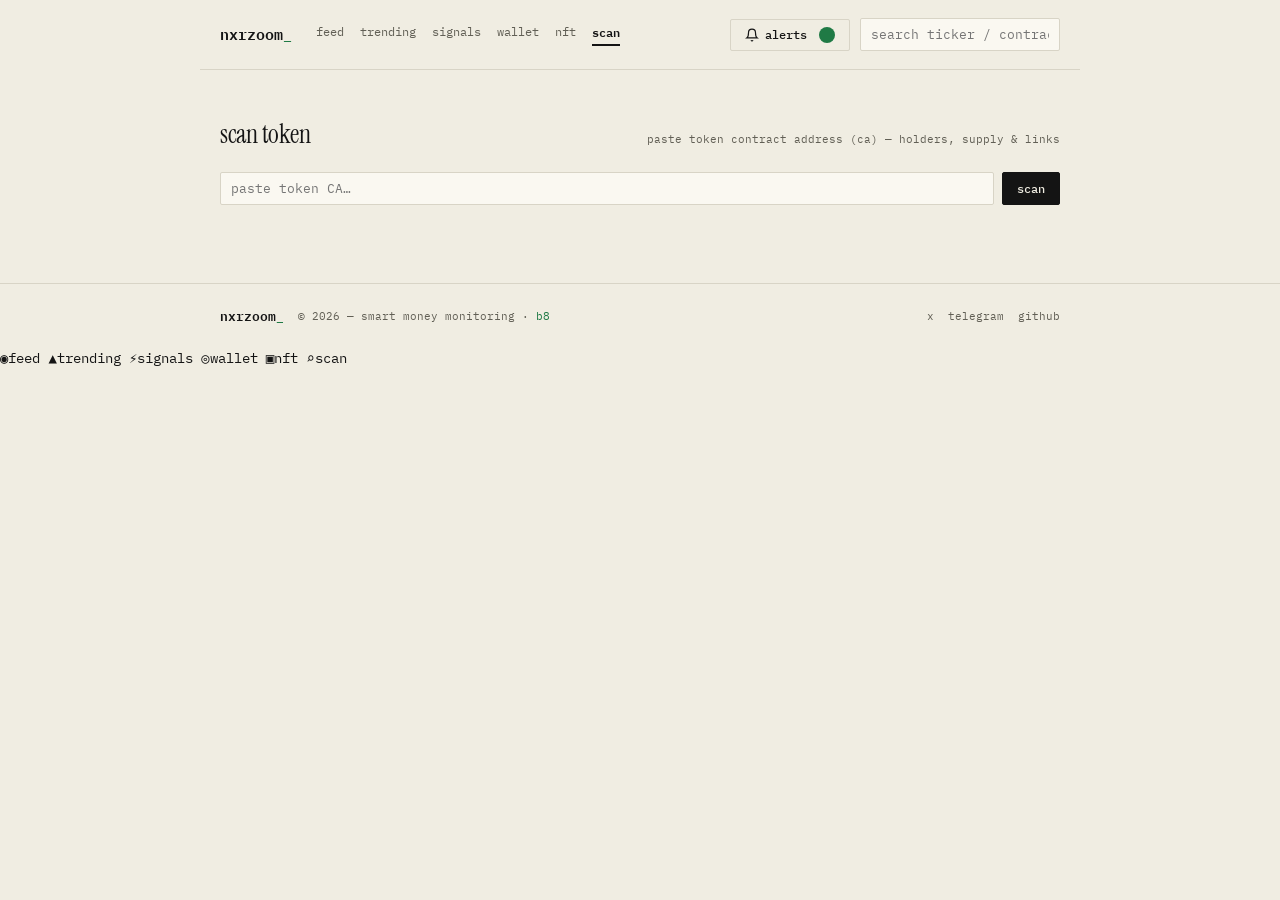
<file: scan.html>
<!DOCTYPE html>
<html lang="en">
<head>
<meta charset="UTF-8">
<meta http-equiv="Cache-Control" content="no-store">
<meta name="viewport" content="width=device-width, initial-scale=1.0">
<title>scan — nxrzoom_</title>
<link rel="preconnect" href="https://fonts.googleapis.com">
<link rel="preconnect" href="https://fonts.gstatic.com" crossorigin>
<link href="https://fonts.googleapis.com/css2?family=IBM+Plex+Mono:wght@400;500;600&family=Instrument+Serif&display=swap" rel="stylesheet">
<link rel="stylesheet" href="/css/base.css?v=9">
<link rel="stylesheet" href="/css/components.css?v=9">
</head>
<body>

<header class="topbar">
  <a class="logo" href="/">nxrzoom<span class="cursor">_</span></a>
  <nav class="topnav">
    <a href="/">feed</a>
    <a href="/trending">trending</a>
    <a href="/signals">signals</a>
    <a href="/wallet">wallet</a>
    <a href="/nft">nft</a>
    <a href="/scan" class="active">scan</a>
  </nav>
  <div class="topbar-right">
    <button class="btn btn-ghost btn-bell" id="alertBtn" title="smart money alerts">
      <svg width="14" height="14" viewBox="0 0 24 24" fill="none" stroke="currentColor" stroke-width="2"><path d="M18 8A6 6 0 0 0 6 8c0 7-3 9-3 9h18s-3-2-3-9"/><path d="M13.73 21a2 2 0 0 1-3.46 0"/></svg>
      alerts<span class="badge" id="alertBadge" hidden></span>
    </button>
    <input id="searchInput" class="search" type="text" placeholder="search ticker / contract…" autocomplete="off">
  </div>
</header>

<main class="wrap">

  <section class="section" id="scan">
    <div class="sec-head">
      <h2 class="serif">scan token</h2>
      <p class="sec-sub">paste token contract address (ca) — holders, supply &amp; links</p>
    </div>
    <div class="scanbar">
      <input id="scanInput" type="text" placeholder="paste token CA…" autocomplete="off" spellcheck="false">
      <button class="btn btn-primary" id="scanGo">scan</button>
    </div>
    <div id="scanResult" class="scanresult" hidden></div>
  </section>

</main>

<footer class="footer">
  <div class="wrap foot-inner">
    <span class="foot-logo">nxrzoom<span class="cursor">_</span></span>
    <span class="foot-note">© 2026 — smart money monitoring · <span class="green">b8</span></span>
    <nav class="foot-links">
      <a href="https://x.com/Nxrskyaa" target="_blank" rel="noopener">x</a>
      <a href="https://t.me/Nxrskyaa" target="_blank" rel="noopener">telegram</a>
      <a href="https://github.com/Nxrskyaa/NxrZoom" target="_blank" rel="noopener">github</a>
    </nav>
  </div>
</footer>

<script src="/js/features.js?v=10"></script>
<nav class="tabbar">
    <a href="/"><span class="ticon">◉</span>feed</a>
    <a href="/trending"><span class="ticon">▲</span>trending</a>
    <a href="/signals"><span class="ticon">⚡</span>signals</a>
    <a href="/wallet"><span class="ticon">◎</span>wallet</a>
    <a href="/nft"><span class="ticon">▣</span>nft</a>
    <a href="/scan" class="active"><span class="ticon">⌕</span>scan</a>
  </nav>

</body>
</html>
</file>
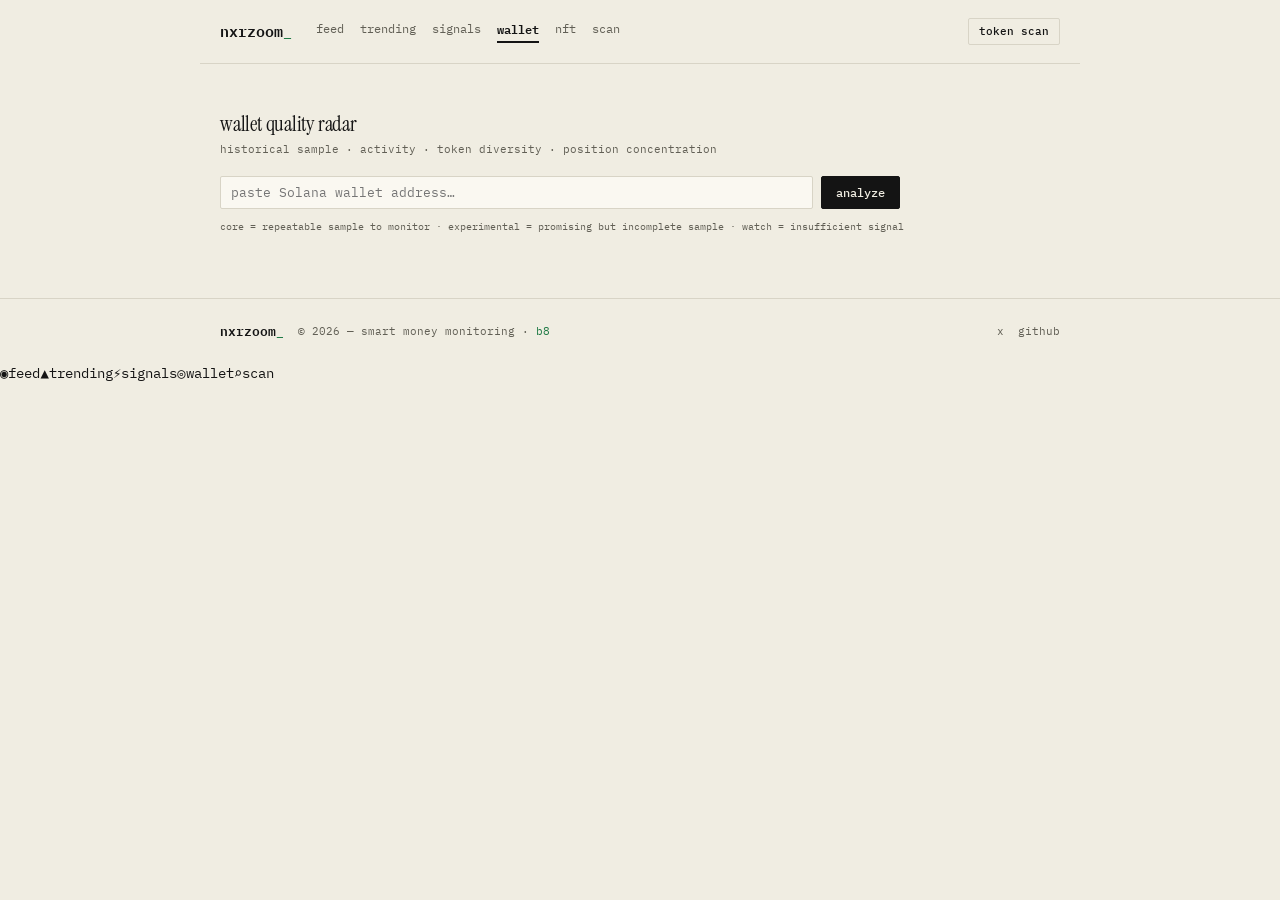
<file: wallet.html>
<!DOCTYPE html>
<html lang="en">
<head>
<meta charset="UTF-8"><meta http-equiv="Cache-Control" content="no-store"><meta name="viewport" content="width=device-width, initial-scale=1.0">
<title>wallet radar — nxrzoom_</title>
<link rel="preconnect" href="https://fonts.googleapis.com"><link rel="preconnect" href="https://fonts.gstatic.com" crossorigin>
<link href="https://fonts.googleapis.com/css2?family=IBM+Plex+Mono:wght@400;500;600&family=Instrument+Serif&display=swap" rel="stylesheet">
<link rel="stylesheet" href="/css/base.css?v=10"><link rel="stylesheet" href="/css/components.css?v=10">
</head><body>
<header class="topbar"><a class="logo" href="/">nxrzoom<span class="cursor">_</span></a><nav class="topnav"><a href="/">feed</a><a href="/trending">trending</a><a href="/signals">signals</a><a href="/wallet" class="active">wallet</a><a href="/nft">nft</a><a href="/scan">scan</a></nav><div class="topbar-right"><a class="btn btn-ghost btn-sm" href="/scan">token scan</a></div></header>
<main class="wrap"><section class="section wallet-page"><div class="sec-head"><div><h1 class="serif">wallet quality radar</h1><p class="sec-sub">historical sample · activity · token diversity · position concentration</p></div></div>
<div class="wallet-form"><input id="walletInput" type="text" placeholder="paste Solana wallet address…" autocomplete="off" spellcheck="false"><button class="btn btn-primary" id="walletGo">analyze</button></div>
<p class="wallet-note">core = repeatable sample to monitor · experimental = promising but incomplete sample · watch = insufficient signal</p>
<div id="walletResult" class="wallet-result" hidden></div></section></main>
<footer class="footer"><div class="wrap foot-inner"><span class="foot-logo">nxrzoom<span class="cursor">_</span></span><span class="foot-note">© 2026 — smart money monitoring · <span class="green">b8</span></span><nav class="foot-links"><a href="https://x.com/Nxrskyaa" target="_blank" rel="noopener">x</a><a href="https://github.com/Nxrskyaa/NxrZoom" target="_blank" rel="noopener">github</a></nav></div></footer>
<script src="/js/wallet.js?v=10"></script>
<nav class="tabbar"><a href="/"><span class="ticon">◉</span>feed</a><a href="/trending"><span class="ticon">▲</span>trending</a><a href="/signals"><span class="ticon">⚡</span>signals</a><a href="/wallet" class="active"><span class="ticon">◎</span>wallet</a><a href="/scan"><span class="ticon">⌕</span>scan</a></nav>
</body></html>
</file>
<file: css/base.css>
/* nxrzoom_ — base: cream paper, mono, hairlines */
:root{
  --paper:#f0ede2;
  --ink:#141414;
  --muted:#615f55;
  --faint:#8b887b;
  --line:#d8d4c6;
  --line-soft:#e3e0d3;
  --green:#1f7a45;
  --green-soft:#e4ecdf;
  --red:#b3402f;
  --red-soft:#f3e3de;
  --black:#141414;
}

*,*::before,*::after{box-sizing:border-box;margin:0;padding:0}
html{scroll-behavior:smooth}
body{
  font-family:'IBM Plex Mono',ui-monospace,SFMono-Regular,Menlo,monospace;
  background:var(--paper);
  color:var(--ink);
  line-height:1.55;
  -webkit-font-smoothing:antialiased;
  font-size:14px;
}
a{color:inherit;text-decoration:none}
button{font-family:inherit;cursor:pointer;border:none;background:none;color:inherit}
input{font-family:inherit;font-size:13px;background:#faf8f1;border:1px solid var(--line);color:var(--ink);border-radius:2px;outline:none;padding:7px 10px}
input:focus{border-color:var(--black);background:#fff}
ol,ul{list-style:none}

.serif{font-family:'Instrument Serif',Georgia,serif;font-weight:400;letter-spacing:-.01em}
.green{color:var(--green)}
.red{color:var(--red)}
.muted{color:var(--muted)}

.wrap{max-width:880px;margin:0 auto;padding:0 20px}

/* cursor blink logo */
.cursor{animation:blink 1.2s steps(1) infinite;color:var(--green)}
@keyframes blink{50%{opacity:0}}

/* ===== topbar ===== */
.topbar{
  display:flex;align-items:center;gap:24px;
  max-width:880px;margin:0 auto;padding:18px 20px;
  border-bottom:1px solid var(--line);
}
.logo{font-weight:600;font-size:15px}
.topnav{display:flex;gap:16px;flex-wrap:wrap}
.topnav a{font-size:12px;color:var(--muted)}
.topnav a:hover{color:var(--ink)}
.topnav a.active{color:var(--ink);font-weight:600;border-bottom:2px solid var(--black);padding-bottom:2px}
.topbar-right{margin-left:auto;display:flex;align-items:center;gap:10px}
.search{width:200px}

@media (max-width:720px){
  .topbar{flex-wrap:wrap;gap:10px;padding:12px 16px;border-bottom:none}
  .topnav{display:none}
  .topbar-right{width:100%;margin-left:0}
  .search{flex:1;width:auto}
  /* tighter hero on mobile — content first */
  .hero{padding:28px 0 24px}
  .hero-title{font-size:30px !important;line-height:1.15}
  .hero-sub{font-size:13px}

  /* bottom tab bar — native app style */
  .tabbar{
    position:fixed;left:0;right:0;bottom:0;z-index:99;
    display:flex;background:#faf8f1;
    border-top:1px solid var(--line);
    padding:6px 4px calc(6px + env(safe-area-inset-bottom));
  }
  .tabbar a{
    flex:1;text-align:center;font-size:10px;color:var(--muted);
    padding:6px 2px;text-decoration:none;
  }
  .tabbar a.active{color:var(--ink);font-weight:600}
  .tabbar a .ticon{display:block;font-size:16px;margin-bottom:2px}
  body{padding-bottom:64px}
}

/* buttons */
.btn{
  display:inline-flex;align-items:center;gap:6px;
  font-size:12px;font-weight:500;
  padding:7px 14px;border-radius:2px;
  border:1px solid var(--black);
  transition:transform .06s ease, box-shadow .06s ease;
}
.btn-primary{background:var(--black);color:var(--paper)}
.btn-primary:hover{box-shadow:3px 3px 0 rgba(20,20,20,.25);transform:translate(-1px,-1px)}
.btn-ghost{background:transparent;color:var(--ink);border-color:var(--line)}
.btn-ghost:hover{border-color:var(--black)}
.btn-sm{padding:4px 10px;font-size:11px}

/* ===== hero ===== */
.hero{padding:56px 0 40px;border-bottom:1px solid var(--line)}
.hero-kicker{font-size:11px;text-transform:lowercase;color:var(--muted);margin-bottom:14px}
.hero-title{
  font-family:'Instrument Serif',Georgia,serif;
  font-size:clamp(34px,6vw,52px);
  line-height:1.08;font-weight:400;letter-spacing:-.02em;
  margin-bottom:14px;
}
.hero-sub{font-size:12px;color:var(--muted)}

/* ===== stats strip ===== */
.stats{
  display:flex;flex-wrap:wrap;gap:28px;
  padding:18px 0;border-bottom:1px solid var(--line);
}
.stat{display:flex;flex-direction:column;gap:2px}
.stat-label{font-size:10px;text-transform:uppercase;letter-spacing:.08em;color:var(--faint)}
.stat-value{font-size:15px;font-weight:600}
.stat-live{margin-left:auto;flex-direction:row;align-items:center;gap:8px}
.livedot{width:7px;height:7px;border-radius:50%;background:var(--green);animation:pulse 2s infinite}
@keyframes pulse{50%{opacity:.35}}

/* ===== sections ===== */
.section{padding:44px 0 8px}
.sec-head{display:flex;align-items:baseline;justify-content:space-between;flex-wrap:wrap;gap:12px;margin-bottom:18px}
.sec-head h2{font-size:26px}
.sec-sub{font-size:11px;color:var(--muted)}

/* tabs */
.tabs{display:flex;gap:2px}
.tab{
  font-size:11px;padding:5px 12px;border-radius:2px;
  color:var(--muted);border:1px solid transparent;
}
.tab:hover{color:var(--ink)}
.tab.active{background:var(--black);color:var(--paper)}

/* filters */
.filters{display:flex;flex-wrap:wrap;gap:14px;margin-bottom:16px}
.fgroup{display:flex;flex-direction:column;gap:5px}
.fgrow{flex:1;min-width:160px}
.fgroup label{font-size:9px;text-transform:uppercase;letter-spacing:.08em;color:var(--faint)}
.fgroup input[type=number]{width:74px}
.dash{color:var(--faint);font-size:11px;margin:0 -3px}
</file>
<file: css/components.css>
/* nxrzoom_ — components: calls, feed, table, signals, footer */

/* ===== top calls ===== */
.calls{display:grid;grid-template-columns:repeat(2,1fr);gap:10px}
.call{
  display:grid;grid-template-columns:auto 1fr auto;align-items:center;gap:12px;
  padding:14px 16px;background:#faf8f1;
  border:1px solid var(--line);
  transition:border-color .15s ease;
}
.call:hover{border-color:var(--black)}
.rank{font-size:11px;color:var(--faint)}
.call-token{font-weight:600;font-size:13px}
.call-meta{font-size:10px;color:var(--muted);margin-top:2px}
.call-x{font-size:17px;font-weight:600;color:var(--green);text-align:right}
.call-pct{font-size:10px;color:var(--green);opacity:.75;text-align:right}

/* buy links row inside call card */
.call-links{grid-column:1 / -1;display:flex;flex-wrap:wrap;gap:6px;margin-top:4px}

.call-smart{font-size:10px;color:var(--muted);margin-top:2px}
.call-smart b{color:var(--ink)}
.cacopy{
  display:inline-flex;align-items:center;gap:2px;
  font-size:9px;color:var(--muted);background:none;
  border:1px solid var(--line);border-radius:3px;
  padding:1px 4px;margin-left:6px;vertical-align:1px;cursor:pointer;
}
.cacopy:hover{color:var(--ink);border-color:var(--ink)}
.cacopy.done{color:#0a7d38;border-color:#0a7d38}

/* ===== live feed ===== */
.feedlist{border-top:1px solid var(--line)}
.fitem{border-bottom:1px solid var(--line-soft)}
.frow{
  display:flex;align-items:center;gap:12px;
  width:100%;text-align:left;padding:13px 4px;
}
.frow:hover .ftoken{text-decoration:underline}
.wbadge{
  min-width:44px;text-align:center;
  font-size:11px;font-weight:600;
  background:var(--green-soft);color:var(--green);
  border:1px solid color-mix(in srgb, var(--green) 25%, transparent);
  padding:3px 8px;border-radius:2px;
}
.ftoken{font-weight:600;font-size:13px}
.fmcap{font-size:11px;color:var(--muted)}
.ftime{margin-left:auto;font-size:11px;color:var(--muted)}
.farrow{font-size:11px;color:var(--muted);transition:transform .15s ease}
.frow[aria-expanded="true"] .farrow{transform:rotate(180deg)}

.buyrow{
  display:none;flex-wrap:wrap;align-items:center;gap:8px;
  padding:0 4px 13px 60px;
}
.buyrow:not([hidden]){display:flex}
.buylabel{font-size:10px;color:var(--muted)}
.buyl{
  font-size:11px;padding:4px 10px;
  border:1px solid var(--line);border-radius:2px;
  background:transparent;color:var(--ink);
  transition:border-color .15s ease, background .15s ease;
}
.buyl:hover{border-color:var(--black)}
.buyl.hot{background:var(--black);color:var(--paper);border-color:var(--black)}

/* ===== trending table ===== */
.panel{border:1px solid var(--line);background:#faf8f1}
.thead,.trow{
  display:grid;
  grid-template-columns:minmax(150px,2fr) 1fr repeat(3,minmax(64px,.9fr)) minmax(80px,1fr) minmax(90px,1fr);
  align-items:center;
}
.thead{
  padding:10px 14px;border-bottom:1px solid var(--line);
  font-size:10px;text-transform:uppercase;letter-spacing:.07em;color:var(--muted);
  background:#f5f2e7;
}
.trow{
  padding:12px 14px;border-bottom:1px solid var(--line-soft);
  cursor:pointer;font-variant-numeric:tabular-nums;
  transition:background .12s ease;
}
.trow:last-child{border-bottom:none}
.trow:hover{background:#f5f2e7}
.tt-name{font-weight:600;font-size:13px}
.tt-sym{color:var(--muted);font-weight:400;margin-left:6px;font-size:11px}
.tc-created{font-size:11px;color:var(--muted)}
.num{text-align:right;font-size:12px}
.vol,.mcap{font-weight:500}

/* ===== signals ===== */
.signallist{border-top:1px solid var(--line)}
.sig{
  display:flex;align-items:center;gap:14px;
  padding:14px 4px;border-bottom:1px solid var(--line-soft);
}
.sig:hover .sig-name{text-decoration:underline}
.sigrank{font-size:11px;color:var(--muted);min-width:20px}
.sigavatar{
  width:34px;height:34px;border-radius:2px;flex-shrink:0;
  background:var(--black);color:var(--paper);
  display:flex;align-items:center;justify-content:center;
  font-size:13px;font-weight:600;
}
.sig-info{flex:1;min-width:0}
.sig-name{font-weight:600;font-size:13px}
.sig-handle{font-size:11px;color:var(--muted)}
.sig-desc{font-size:11px;color:var(--muted);margin-top:1px}
.sig-score{font-size:15px;font-weight:600;color:var(--green);text-align:right}
.sig-foll{font-size:10px;color:var(--muted);text-align:right}
.sig-empty{padding:24px 4px;font-size:12px;border-bottom:1px solid var(--line-soft)}

/* ===== telegram banner ===== */
.tgbanner{
  margin:40px 0 0;padding:18px 20px;
  border:1px solid var(--black);
  background:var(--black);color:var(--paper);
  display:flex;align-items:center;gap:16px;flex-wrap:wrap;
}
.tg-title{font-weight:600;font-size:14px}
.tg-sub{font-size:11px;opacity:.7}
.tg-btn{
  margin-left:auto;
  font-size:12px;font-weight:500;
  padding:8px 16px;border-radius:2px;
  background:var(--paper);color:var(--black);
  border:1px solid var(--paper);
  transition:transform .06s ease, box-shadow .06s ease;
}
.tg-btn:hover{box-shadow:3px 3px 0 rgba(240,237,226,.25);transform:translate(-1px,-1px)}

/* ===== scan ===== */
.scanbar{display:flex;gap:8px;margin-bottom:14px}
.scanbar input{flex:1;font-family:var(--font-mono)}
.scanresult{margin-top:4px}
.scan-err{color:var(--red);font-size:12px;padding:10px 0}
.scanhead{display:flex;justify-content:space-between;align-items:center;padding:14px 0;border-bottom:1px solid var(--line)}
.scanpanel{margin-top:14px}
.scanpanel .trow{grid-template-columns:minmax(130px,2fr) 1fr repeat(3,minmax(64px,.9fr))}

/* ===== alert dropdown ===== */
.btn-bell{position:relative}
.badge{
  display:inline-flex;align-items:center;justify-content:center;
  min-width:16px;height:16px;margin-left:6px;
  background:var(--green);color:#fff;
  font-size:9px;font-weight:600;border-radius:8px;
}
.alertdd{
  position:absolute;top:58px;right:20px;z-index:200;
  width:min(420px, calc(100vw - 40px));
  background:#faf8f1;border:1px solid var(--black);
  box-shadow:4px 4px 0 rgba(20,20,20,.15);
  padding:16px;
}
.alertrow{display:flex;flex-direction:column;gap:12px;margin-bottom:12px}
.switch{display:flex;align-items:center;gap:8px;font-size:12px;font-weight:600;cursor:pointer}
.switch input{width:auto}
.alertcfg{display:flex;gap:12px}
.alertcfg label{display:flex;flex-direction:column;gap:4px;font-size:9px;text-transform:uppercase;letter-spacing:.07em;color:var(--muted)}
.alertcfg input{width:90px}
.alertlist{border-top:1px solid var(--line)}
.alertitem{padding:12px 0;border-bottom:1px solid var(--line-soft)}
.buyrow-inline{display:flex;flex-wrap:wrap;gap:6px;margin-top:8px}
.tg-note{font-size:10px;margin-top:10px}

/* ===== nft tracker ===== */
.subhead{font-size:12px;font-weight:600;text-transform:lowercase;margin:18px 0 10px}
.pad{padding:14px 0}
.nftgrid{display:grid;grid-template-columns:repeat(4,1fr);gap:10px}
.nftgrid-w{grid-template-columns:repeat(2,1fr)}
.nftcard{
  display:flex;flex-direction:column;gap:8px;
  background:#faf8f1;border:1px solid var(--line);
  padding:10px;transition:border-color .15s ease;
}
.nftcard:hover{border-color:var(--black)}
.nftcard img{width:100%;aspect-ratio:1;object-fit:cover;border-radius:2px;background:var(--line)}
.nftc-info{display:flex;flex-direction:column;gap:2px}
.nftc-name{font-size:12px;font-weight:600;white-space:nowrap;overflow:hidden;text-overflow:ellipsis}
.nftc-floor{font-size:11px}
.nftc-vol{font-size:10px;color:var(--muted)}
.nftfeed{border-top:1px solid var(--line)}
.nftitem{
  display:flex;align-items:center;gap:12px;
  padding:12px 4px;border-bottom:1px solid var(--line-soft);
}
.nftitem.sweep{background:#f5f2e7}
.sweep-tag{
  background:var(--black);color:var(--paper);
  font-size:9px;font-weight:600;padding:2px 6px;border-radius:2px;
  letter-spacing:.05em;margin-right:4px;
}
.nftcard.lp{border-color:var(--line)}
/* ===== smart money alert cards (bot-style) ===== */
.nftalerts{display:flex;flex-direction:column;gap:8px;margin-bottom:20px}
.nftalert{
  background:#faf8f1;border:1px solid var(--line);
  border-left:3px solid var(--muted);
  padding:10px 14px;
}
.nftalert.up{border-left-color:#1a7f37}
.nftalert.down{border-left-color:#c62828}
.na-head{display:flex;align-items:center;gap:10px;margin-bottom:4px}
.na-kind{
  font-weight:600;font-size:9px;letter-spacing:.06em;
  background:var(--black);color:var(--paper);
  padding:2px 7px;border-radius:2px;white-space:nowrap;
}
.na-coll{font-weight:600;font-size:13px;color:var(--ink);text-decoration:none}
.na-coll:hover{text-decoration:underline}
.na-line{font-family:'IBM Plex Mono',monospace;font-size:11px;color:var(--ink);line-height:1.6}
.na-links{display:flex;gap:6px;align-items:center;margin-top:6px}
.na-time{font-size:10px;color:var(--faint)}

/* ===== ca copy chip ===== */
.cacopy{
  font-family:'IBM Plex Mono',monospace;font-size:9px;
  color:var(--muted);background:#f3f0e5;border:1px solid var(--line);
  padding:1px 5px;border-radius:2px;cursor:pointer;
  display:inline-flex;align-items:center;gap:3px;
  transition:border-color .15s ease,color .15s ease;
  vertical-align:middle;margin-left:5px;
}
.cacopy:hover{border-color:var(--black);color:var(--ink)}
.cacopy.done{color:#1a7f37;border-color:#1a7f37}
.cicon{font-size:8px}
.monoaddr{font-family:'IBM Plex Mono',monospace}
.holder-row{grid-template-columns:minmax(140px,2fr) repeat(3,minmax(64px,.9fr))!important}

/* ===== wallet quality radar ===== */
.wallet-form{display:flex;gap:8px;max-width:680px}.wallet-form input{flex:1;font-family:var(--font-mono)}
.wallet-note{font-size:10px;color:var(--muted);margin-top:10px}
.wallet-result{margin-top:22px}.wallet-head{display:flex;justify-content:space-between;align-items:center;border-bottom:1px solid var(--line);padding:16px 0}
.wallet-label{font-size:10px;text-transform:uppercase;letter-spacing:.08em;color:var(--faint)}.wallet-address{font-size:24px;font-weight:500;margin:3px 0}
.wallet-tier{display:flex;align-items:baseline;gap:5px;text-transform:uppercase;font-size:11px;padding:7px 10px;border:1px solid var(--line)}
.wallet-tier strong{font-size:25px;color:var(--green)}.wallet-tier.core{border-color:var(--green)}.wallet-tier.experimental strong{color:#9a7012}.wallet-tier.watch strong{color:var(--red)}
.wallet-tier small{color:var(--muted)}.wallet-grid{display:grid;grid-template-columns:1fr 1fr;gap:10px;margin-top:14px}.wallet-score,.wallet-facts{padding:16px}.wallet-score h3,.wallet-facts h3{font-size:12px;text-transform:uppercase;letter-spacing:.07em;margin-bottom:14px}
.wscore-row{display:grid;grid-template-columns:110px 1fr 38px;align-items:center;gap:10px;font-size:11px;margin:11px 0}.wscore-row b{text-align:right;font-size:10px}.wbar{height:5px;background:var(--line)}.wbar i{display:block;height:100%;background:var(--green)}
.wallet-facts>div{display:flex;justify-content:space-between;border-bottom:1px solid var(--line-soft);padding:9px 0;font-size:11px}.wallet-facts>div span{color:var(--muted)}
.wallet-limit{border:1px solid var(--line);padding:13px 16px;margin-top:10px;font-size:11px;color:var(--muted)}.wallet-limit b{color:var(--ink)}.wallet-limit ul{margin-top:6px;padding-left:16px;list-style:disc}.wallet-limit li{margin:3px 0}

/* ===== footer ===== */
.footer{border-top:1px solid var(--line);margin-top:56px}
.foot-inner{display:flex;align-items:center;gap:14px;padding:22px 20px}
.foot-logo{font-weight:600;font-size:13px}
.foot-note{font-size:11px;color:var(--muted)}
.foot-links{margin-left:auto;display:flex;gap:14px}
.foot-links a{font-size:11px;color:var(--muted)}
.foot-links a:hover{color:var(--ink)}

/* ===== anim ===== */
@keyframes fadein{from{opacity:0;transform:translateY(4px)}to{opacity:1;transform:none}}
.fitem.new{animation:fadein .35s ease}

/* ===== responsive ===== */
@media (max-width:720px){
  .calls{grid-template-columns:1fr}
  .search{display:none}
  .topnav{display:none}
  .stats{gap:18px}
  .stat-live{display:none}
  .thead{grid-template-columns:minmax(120px,2fr) repeat(3,minmax(52px,.8fr))}
  .thead .tc-created,.thead .h6c,.thead .volc,.thead .mcapt{display:none}
  .trow{grid-template-columns:minmax(120px,2fr) repeat(3,minmax(52px,.8fr))}
  .trow .tc-created,.trow .h6c,.trow .volc,.trow .mcapt{display:none}
  .buyrow{padding-left:4px}
  .hero{padding:40px 0 32px}
  .tg-btn{margin-left:0}
  .wallet-grid{grid-template-columns:1fr}.wallet-head{align-items:flex-start;gap:12px;flex-direction:column}.wallet-address{font-size:19px}.wallet-form{flex-direction:column}.wallet-form .btn{justify-content:center}
}
</file>
